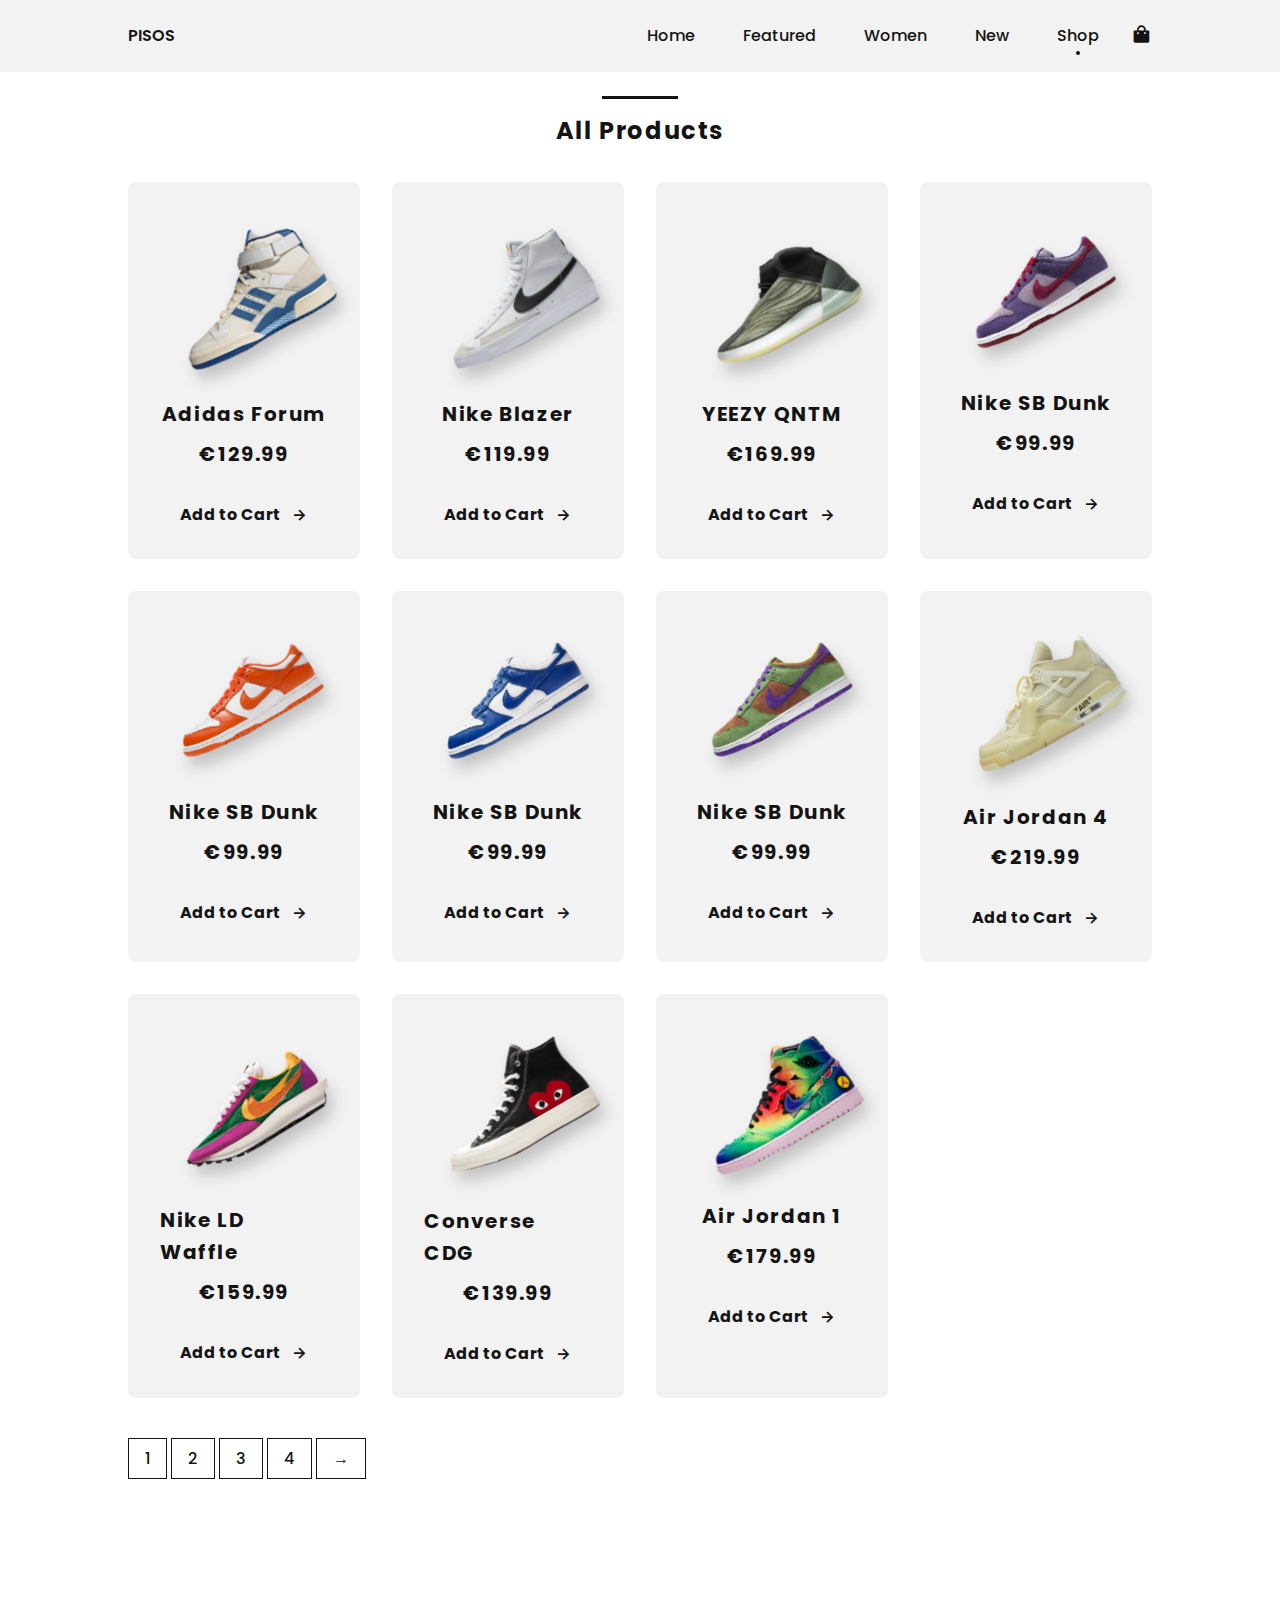
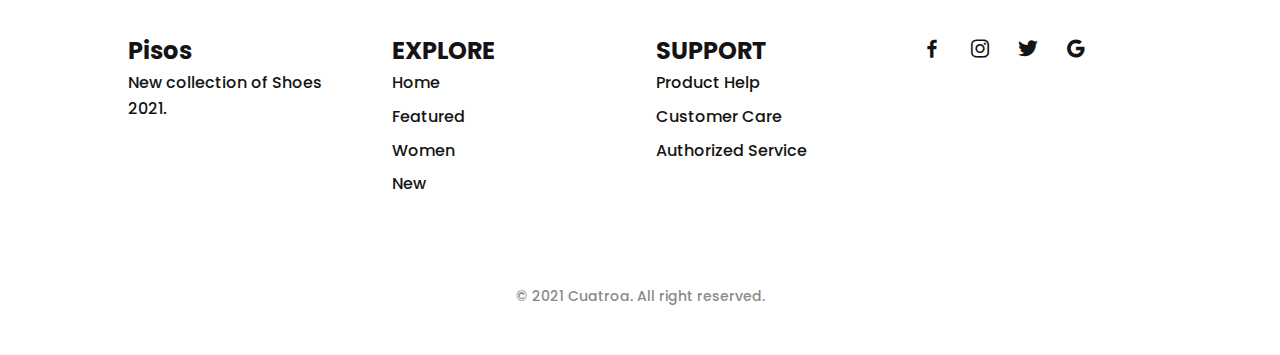
<file: shop.html>
<!DOCTYPE html>
<html lang="en">
<head>
    <meta charset="UTF-8">
    <meta name="viewport" content="width=device-width, initial-scale=1.0">
    <link rel="stylesheet" href="css/style.css">

    <link href='https://unpkg.com/boxicons@2.0.7/css/boxicons.min.css' rel='stylesheet'>
    <title>Responsive Ecommerce Sneakers Website 👟</title>
</head>
<body>

    <header class="l-header" id="header">
        <nav class="nav bd-grid">
            <div class="nav__toggle" id="nav-toggle">
                <i class='bx bx-menu'></i>
            </div>

            <a href="#" class="nav__logo">PISOS</a>

            <div class="nav__menu" id="nav-menu">
                <ul class="nav__list">
                    <li class="nav__item"><a href="./index.html" class="nav__link">Home</a></li>
                    <li class="nav__item"><a href="./index.html#featured" class="nav__link">Featured</a></li>
                    <li class="nav__item"><a href="./index.html#women" class="nav__link">Women</a></li>
                    <li class="nav__item"><a href="./index.html#new" class="nav__link">New</a></li>
                    <li class="nav__item"><a href="#shop" class="nav__link active">Shop</a></li>
                </ul>
            </div>

            <div class="nav__shop">
                <i class='bx bxs-shopping-bag'></i>
            </div>
        </nav>
    </header>
    
    <main class="l-main">
        <section class="featured section" id="Shop">
            <h2 class="section-title">All Products</h2>

            <div class="featured__container bd-grid">
                <article class="sneaker">
                    <img src="assets/img/featured1.png" alt="" class="sneaker__img">
                    <span class="sneaker__name">Adidas Forum</span>
                    <span class="sneaker__preci">€129.99</span>
                    <a href="" class="button-light">Add to Cart<i class='bx bx-right-arrow-alt button-icon'></i></a>
                </article>

                <article class="sneaker">
                    <img src="assets/img/featured2.png" alt="" class="sneaker__img">
                    <span class="sneaker__name">Nike Blazer</span>
                    <span class="sneaker__preci">€119.99</span>
                    <a href="" class="button-light">Add to Cart<i class='bx bx-right-arrow-alt button-icon'></i></a>
                </article>

                <article class="sneaker">
                    <img src="assets/img/featured3.png" alt="" class="sneaker__img">
                    <span class="sneaker__name">YEEZY QNTM</span>
                    <span class="sneaker__preci">€169.99</span>
                    <a href="" class="button-light">Add to Cart<i class='bx bx-right-arrow-alt button-icon'></i></a>
                </article>

                <article class="sneaker">
                    <img src="assets/img/new2.png" alt="" class="sneaker__img">
                    <span class="sneaker__name">Nike SB Dunk</span>
                    <span class="sneaker__preci">€99.99</span>
                    <a href="" class="button-light">Add to Cart<i class='bx bx-right-arrow-alt button-icon'></i></a>
                </article>

                <article class="sneaker">
                    <img src="assets/img/new3.png" alt="" class="sneaker__img">
                    <span class="sneaker__name">Nike SB Dunk</span>
                    <span class="sneaker__preci">€99.99</span>
                    <a href="" class="button-light">Add to Cart<i class='bx bx-right-arrow-alt button-icon'></i></a>
                </article>

                <article class="sneaker">
                    <img src="assets/img/new4.png" alt="" class="sneaker__img">
                    <span class="sneaker__name">Nike SB Dunk</span>
                    <span class="sneaker__preci">€99.99</span>
                    <a href="" class="button-light">Add to Cart<i class='bx bx-right-arrow-alt button-icon'></i></a>
                </article>

                <article class="sneaker">
                    <img src="assets/img/new5.png" alt="" class="sneaker__img">
                    <span class="sneaker__name">Nike SB Dunk</span>
                    <span class="sneaker__preci">€99.99</span>
                    <a href="" class="button-light">Add to Cart<i class='bx bx-right-arrow-alt button-icon'></i></a>
                </article>

                <article class="sneaker">
                    <img src="assets/img/women1.png" alt="" class="sneaker__img">
                    <span class="sneaker__name">Air Jordan 4</span>
                    <span class="sneaker__preci">€219.99</span>
                    <a href="" class="button-light">Add to Cart<i class='bx bx-right-arrow-alt button-icon'></i></a>
                </article>

                <article class="sneaker">
                    <img src="assets/img/women2.png" alt="" class="sneaker__img">
                    <span class="sneaker__name">Nike LD Waffle</span>
                    <span class="sneaker__preci">€159.99</span>
                    <a href="" class="button-light">Add to Cart<i class='bx bx-right-arrow-alt button-icon'></i></a>
                </article>

                <article class="sneaker">
                    <img src="assets/img/women3.png" alt="" class="sneaker__img">
                    <span class="sneaker__name">Converse CDG</span>
                    <span class="sneaker__preci">€139.99</span>
                    <a href="" class="button-light">Add to Cart<i class='bx bx-right-arrow-alt button-icon'></i></a>
                </article>

                <article class="sneaker">
                    <img src="assets/img/women4.png" alt="" class="sneaker__img">
                    <span class="sneaker__name">Air Jordan 1</span>
                    <span class="sneaker__preci">€179.99</span>
                    <a href="" class="button-light">Add to Cart<i class='bx bx-right-arrow-alt button-icon'></i></a>
                </article>
            </div>

            <div class="sneaker__pages bd-grid">
                <div>
                    <span class="sneaker__pag">1</span>
                    <span class="sneaker__pag">2</span>
                    <span class="sneaker__pag">3</span>
                    <span class="sneaker__pag">4</span>
                    <span class="sneaker__pag">&#8594;</span>
                </div>
            </div>
        </section>
    </main>

    <footer class="footer section">
        <div class="footer__container bd-grid">
            <div class="footer__box">
                <h3 class="footer__title">Pisos</h3>
                <p class="footer__description">New collection of Shoes 2021.</p>
            </div>

            <div class="footer__box">
                <h3 class="footer__title">EXPLORE</h3>
                <ul>
                    <li><a href="#home" class="footer__link">Home</a></li>
                    <li><a href="#featured" class="footer__link">Featured</a></li>
                    <li><a href="#women" class="footer__link">Women</a></li>
                    <li><a href="#new" class="footer__link">New</a></li>
                </ul>
            </div>

            <div class="footer__box">
                <h3 class="footer__title">SUPPORT</h3>
                <ul>
                    <li><a href="#" class="footer__link">Product Help</a></li>
                    <li><a href="#" class="footer__link">Customer Care</a></li>
                    <li><a href="#" class="footer__link">Authorized Service</a></li>
                </ul>
            </div>

            <div class="footer__box">
                <a href="#" class="footer__social"><i class='bx bxl-facebook'></i></a>
                <a href="#" class="footer__social"><i class='bx bxl-instagram'></i></a>
                <a href="#" class="footer__social"><i class='bx bxl-twitter'></i></a>
                <a href="#" class="footer__social"><i class='bx bxl-google'></i></a>
            </div>
        </div>

        <p class="footer__copy">&#169; 2021 Cuatroa. All right reserved.</p>
    </footer>

    <script src="js/main.js"></script>
</body>
</html>
</file>
<file: css/style.css>
/*===== GOOGLE FONTS =====*/
@import url("https://fonts.googleapis.com/css2?family=Poppins:wght@400;500;600;700&display=swap");
/*===== VARIABLES CSS =====*/
  :root{

    --header-height: 3rem;

  /*===== Font weight =====*/
  --font-medium: 500;
  --font-semi-bold: 600;
  --font-bold: 700;

  /*===== Colores =====*/
  --dark-color: #141414;
  --dark-color-light: #8a8a8a;
  --dark-color-lighten: #f2f2f2;
  --white-color: #fff;

  /*===== Font and typography =====*/
  --body-font: 'Poppins', sans-serif;
  --big-font-size: 1.25rem;
  --bigger-font-size: 1.5rem;
  --biggest-font-size: 2rem;
  --h2-font-size: 1.25rem;
  --normal-font-size: .938rem;
  --smaller-font-size: .813rem;

  /*===== Margenes =====*/
  --mb-1: .5rem;
  --mb-2: 1rem;
  --mb-3: 1.5rem;
  --mb-4: 2rem;
  --mb-5: 2.5rem;
  --mb-6: 3rem;

  /*===== z index =====*/
  --z-fixed: 100;
  
  /*===== Rotate img =====*/
  --rotate-img: rotate(-30deg);
}

@media screen and (min-width: 768px){
    :root{
        --big-font-size: 1.5rem;
        --bigger-font-size: 2rem;
        --biggest-font-size: 3rem;
        --normal-font-size: 1rem;
        --smaller-font-size: .875rem;
    }
}

/*===== BASE =====*/
*,::before,::after{
    box-sizing: border-box;
}

html{
    scroll-behavior: smooth;
}

body{
    margin: var(--header-height) 0 0 0;
    font-family: var(--body-font);
    font-size: var(--normal-font-size);
    font-weight: var(--font-medium);
    color: var(--dark-color);
    line-height: 1.6;
}

h1,h2,h3,p,ul{
    margin: 0;
}

ul{
    padding: 0;
    list-style: none;
}

a{
    text-decoration: none;
    color: var(--dark-color);
}

img{
    max-width: 100%;
    height: auto;
    display: block;
}

/*===== CLASS CSS ===== */
.section{
    padding: 5rem 0 2rem;
}

.section-title{
    position: relative;
    font-size: var(--big-font-size);
    margin-bottom: var(--mb-4);
    text-align: center;
    letter-spacing: .1rem;
}

.section-title::after{
    content: '';
    position: absolute;
    width: 56px;
    height: .18rem;
    top: -1rem;
    left: 0;
    right: 0;
    margin: auto;
    background-color: var(--dark-color);
}

/*===== LAYOUT =====*/
.bd-grid{
    max-width: 1024px;
    display: grid;
    grid-template-columns: 100%;
    column-gap: 2rem;
    width: calc(100% - 2rem);
    margin-left: var(--mb-2);
    margin-right: var(--mb-2);
}

.l-header{
    width: 100%;
    position: fixed;
    top: 0;
    left: 0;
    z-index: var(--z-fixed);
    background-color: var(--dark-color-lighten);
}

/*===== NAV =====*/
.nav{
    height: var(--header-height);
    display: flex;
    justify-content: space-between;
    align-items: center;
}

@media screen and (max-width: 768px){
    .nav__menu{
        position: fixed;
        top: var(--header-height);
        left: -100%;
        width: 70%;
        height: 100vh;
        padding: 2rem;
        background-color: var(--white-color);
        transition: .5s;
    }
}

.nav__item{
    margin-bottom: var(--mb-4);
}

.nav__logo{
    font-weight: var(--font-semi-bold);
}

.nav__toggle, .nav__shop{
    font-size: 1.3rem;
    cursor: pointer;
}

/*Show menu*/
.show{
    left: 0;
}

/*Active link*/
.active{
    position: relative;
}

.active::before{
    content: '';
    position: absolute;
    bottom: -.5rem;
    left: 45%;
    width: 4px;
    height: 4px;
    background-color: var(--dark-color);
    border-radius: 50%;
}

/*Change color header*/
.scroll-header{
    background-color: var(--white-color);
    box-shadow: 0 2px 4px rgba(0, 0, 0, .1);
}

/*===== HOME =====*/
.home{
    background-color: var(--dark-color-lighten);
    overflow: hidden;
}

.home__container{
    height: calc(100vh - var(--header-height));
}

.home__sneaker{
    position: relative;
    display: flex;
    justify-content: center;
    align-self: center;
}

.home__shape{
    width: 220px;
    height: 220px;
    background-color: var(--dark-color);
    border-radius: 50%
}

.home__img{
    position: absolute;
    top: 1.5rem;
    max-width: initial;
    width: 275px;
    transform: var(--rotate-img);
}

.home__new{
    display: block;
    font-size: var(--smaller-font-size);
    font-weight: var(--font-semi-bold);
    margin-bottom: var(--mb-2);
}

.home__title{
    font-size: var(--bigger-font-size);
    margin-bottom: var(--mb-1);
}

.home__description{
    margin-bottom: var(--mb-6);
}

/*BUTTONS*/
.button{
    display: inline-block;
    background-color: var(--dark-color);
    color: var(--white-color);
    padding: 1.125rem 2rem;
    font-weight: var(--font-medium);
    border-radius: .5rem;
    transition: .3s;
}

.button:hover{
    transform: translateY(-.25rem);
}

.button-light {
    display: inline-flex;
    color: var(--dark-color);
    font-weight: var(--font-bold);
    align-items: center;
}

.button-icon{
    font-size: 1.25rem;
    margin-left: var(--mb-1);
    transition: .3s;
}

.button-light:hover .button-icon{
    transform: translateX(.25rem);
}

/*===== FEATURED =====*/
.featured__container{
    row-gap: 2rem;
    grid-template-columns: repeat(auto-fit, minmax(220px, 1fr));
}

.sneaker{
    position: relative;
    display: flex;
    flex-direction: column;
    align-items: center;
    padding: 2rem;
    background-color: var(--dark-color-lighten);
    border-radius: .5rem;
    transition: .3s;
}

.sneaker__sale{
    position: absolute;
    left: .5rem;
    background-color: var(--dark-color);
    color: var(--white-color);
    padding: .25rem .5rem;
    border-radius: .25rem;
    font-size: var(--h2-font-size);
    transform: rotate(-90deg);
    letter-spacing: .1rem;
}

.sneaker__img{
    width: 220px;
    margin-top: var(--mb-3);
    margin-bottom: var(--mb-6);
    transform: var(--rotate-img);
    filter: drop-shadow(0 12px 8px rgba(0,0,0,.2));
}

.sneaker__name, .sneaker__preci{
    font-size: var(--h2-font-size);
    letter-spacing: .1rem;
    font-weight: var(--font-bold);
}

.sneaker__name{
    margin-bottom: var(--mb-1);
}

.sneaker__preci{
    margin-bottom: var(--mb-4);
}

.sneaker:hover{
    transform: translateY(-.5rem);
}

.sneaker__pages{
    margin-top: var(--mb-6);
}

.sneaker__pag{
    padding: .5rem 1rem;
    border: 1px solid var(--dark-color);
}

.sneaker__pag:hover{
    background-color: var(--dark-color);
    color: var(--white-color);
}

/*===== COLLECTION =====*/
.collection__container{
    row-gap: 2rem;
    justify-content: center;
}

.collection__card{
    position: relative;
    display: flex;
    height: 328px;
    background-color: var(--dark-color-lighten);
    padding: 2rem;
    border-radius: .5rem;
    transition: .3s;
}

.collection__data{
    align-self: flex-end;
}

.collection__img{
    position: absolute;
    top: 0;
    right: 0;
    width: 230px;
}

.collection__name{
    font-size: var(--bigger-font-size);
    margin-bottom: .25rem;
}

.collection__description{
    margin-bottom: var(--mb-2);
}

.collection__card:hover{
    transform: translateY(-.5rem);
}

/*===== WOMEN SNEAKERS =====*/
.women__container{
    row-gap: 2rem;
    grid-template-columns: repeat(auto-fit, minmax(220px, 1fr));
}


/*===== OFFER =====*/
.offer__container{
    grid-template-columns: 55% 45%;
    column-gap: 0;
    background-color: var(--dark-color-lighten);
    border-radius: .5rem;
    justify-content: center;
}

.offer__data{
    padding: 4rem 0 4rem 1.5rem;
}

.offer__title{
    font-size: var(--biggest-font-size);
    margin-bottom: .25rem;
}

.offer__description{
    margin-bottom: var(--mb-3);
}

.offer__img{
    width: 153px;
}
/*===== NEW COLLECTION  =====*/
.new__container{
    row-gap: 2rem;
}

.new__mens{
    display: flex;
    flex-direction: column;
    justify-content: center;
    background-color: var(--dark-color-lighten);
    border-radius: .5rem;
    padding: 2rem;
}

.new__mens-img{
    width: 276px;
    margin-bottom: var(--mb-3);
}

.new__title{
    font-size: var(--bigger-font-size);
    margin-bottom: .25rem;
}

.new__preci{
    display: block;
    margin-bottom: var(--mb-3);
}

.new__sneaker{
    display: grid;
    gap: 1.25rem;
    grid-template-columns: repeat(auto-fit, minmax(220px, 1fr));
}

.new__sneaker-card{
    position: relative;
    padding: 3.5rem 1.5rem;
    background-color: var(--dark-color-lighten);
    border-radius: .5rem;
    overflow: hidden;
    display: flex;
    justify-content: center;
}

.new__sneaker-img{
    width: 220px;
}

.new__sneaker-overlay{
    position: absolute;
    left: 0;
    bottom: -100%;
    width: 100%;
    height: 100%;
    display: flex;
    justify-content: center;
    align-items: center;
    background-color: rgba(138, 138, 138, .3);
    transition: .3s;
}

.new__sneaker-card:hover .new__sneaker-overlay{
    bottom: 0;
}

/*===== NEWSLETTER =====*/
.newsletter__container{
    background-color: var(--dark-color);
    color: var(--white-color);
    padding: 2rem .5rem;
    border-radius: .5rem;
    text-align: center;
}

.newsletter__title{
    font-size: var(--bigger-font-size);
    margin-bottom: var(--mb-2)
}

.newsletter__description{
    margin-bottom: var(--mb-5);
}

.newsletter__subscribe{
    display: flex;
    column-gap: .5rem;
    background-color: var(--white-color);
    padding: .5rem;
    border-radius: .5rem;
}

.newsletter__input{
    outline: none;
    border-radius: none;
    width: 90%;
    font-size: var(--normal-font-size);
}

.newsletter__input::placeholder{
    color: var(--dark-color);
    font-family: var(--body-font);
    font-size: var(--normal-font-size);
    font-weight: var(--font-semi-bold);
}

/*===== FOOTER =====*/
.footer__container{
    grid-template-columns: repeat(auto-fit, minmax(220px, 1fr));
}

.footer__box{
    margin-bottom: var(--mb-4);
}

.footer__title{
    font-size: var(--big-font-size);
}

.footer__link{
    display: block;
    width: max-content;
    margin-bottom: var(--mb-1);
}

.footer__social{
    font-size: 1.5rem;
    margin-right: 1.25rem;
}

.footer__copy{
    padding-top: 3rem;
    font-size: var(--smaller-font-size);
    color: var(--dark-color-light);
    text-align: center;
}

/* ===== MEDIA QUERIES=====*/
@media screen and (min-width: 576px){
    .collection__container{
        grid-template-columns: 415px;
    }

    .collection__img{
        width: 260px;
    }

    .offer__container{
        grid-template-columns: max-content max-content;
    }

    .offer__data{
        text-align: center;
    }

    .new__mens{
        align-items: center;
    }
}


@media screen and (min-width: 768px){
    body{
        margin: 0;
    }

    .section{
        padding: 7rem 0 3rem;
    }

    .section-title::after{
        width: 76px;
    }

    .nav{
        height: calc(var(--header-height) + 1.5rem);
    }

    .nav__menu{
        margin-left: auto;
    }

    .nav__list{
        display: flex;
    }

    .nav__item{
        margin-left: var(--mb-6);
        margin-bottom: 0;
    }

    .nav__toggle{
        display: none;
    }

    .home__container{
        height: 100vh;
        grid-template-columns: max-content max-content;
        justify-content: center;
        align-items: center;
    }

    .home__sneaker{
        order: 1;
    }

    .home__shape{
        width: 376px;
        height: 376px;
    }

    .home__img{
        width: 470px;
        top: 3.5rem;
        right: 0;
        left: -3rem;
    }

    .newsletter__container{
        grid-template-columns: max-content max-content;
        justify-content: center;
        align-items: center;
        padding: 4.5rem 2rem;
        column-gap: 3rem;
    }

    .newsletter__description{
        margin-bottom: 0;
    }

    .newsletter__subscribe{
        width: 360px;
        height: max-content;
    }
}

@media screen and (min-width: 1024px){
    .bd-grid{
        margin-left: auto;
        margin-right: auto;
    }

    .home__container{
        column-gap: 8rem;
    }

    .collection__container{
        grid-template-columns: repeat(2, 415px);
    }

    .new__container{
        grid-template-columns: max-content 1fr;
    }

    .new__mens{
        align-items: initial;
        justify-content: flex-end;
        padding: 4rem 2rem;
    }

    .new__mens-img{
        margin-bottom: var(--mb-6);
    }
}
</file>
